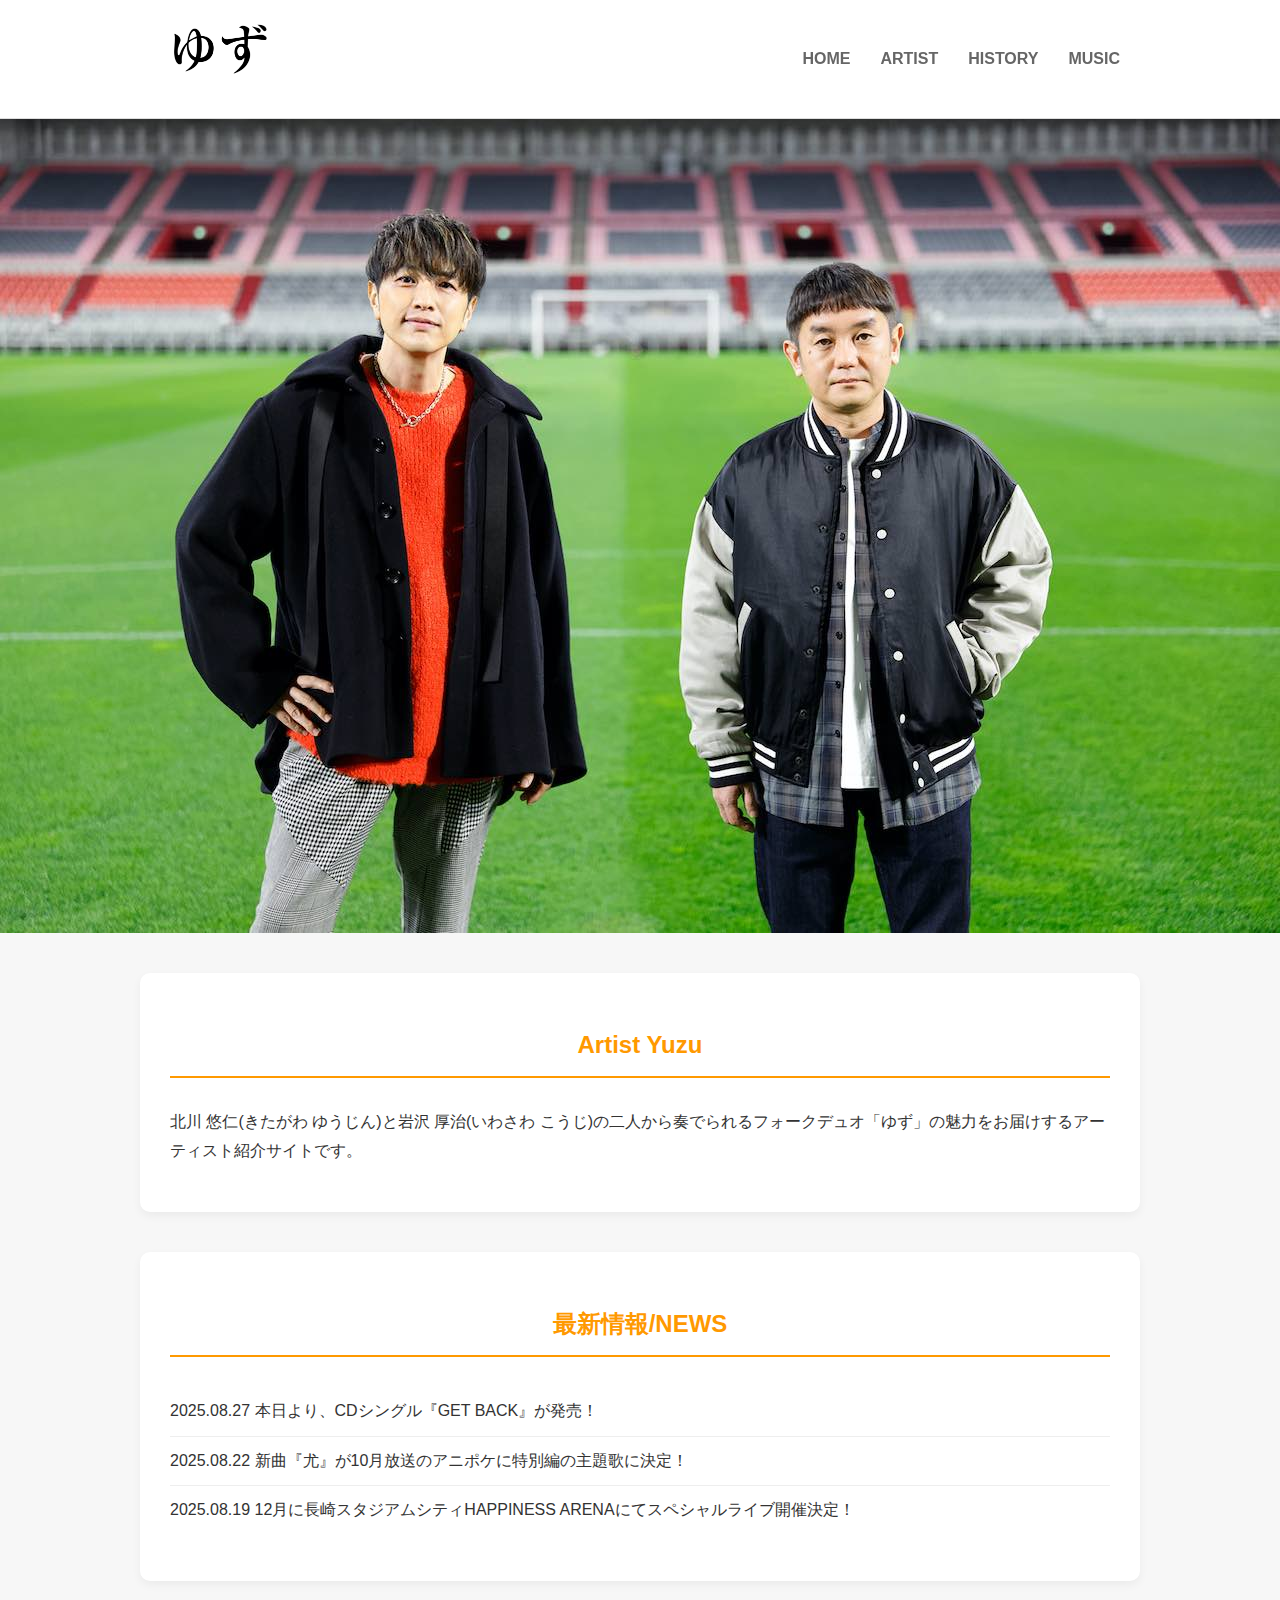
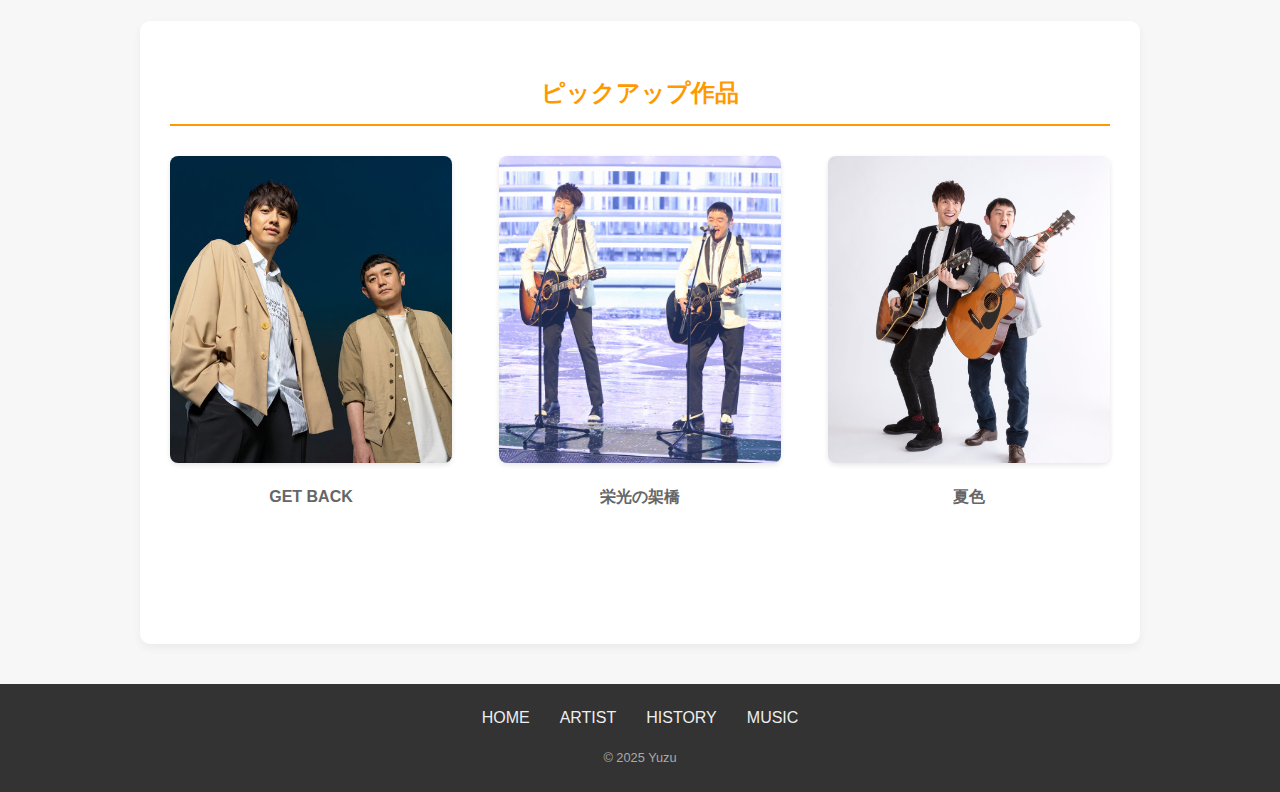
<file: index.html>
<!DOCTYPE html>
<html lang="ja">
    <head>
        <meta charset="utf-8">
        <meta name="keywords" content="Yuzu,ゆず,ゆずの輪,ゆずっこ,栄光の架橋,夏色,ヒカレ,タッタ,getback,">
        <meta name="viewport" content="width=device-width, initial-scale=1.0">
        <title>ゆず アーティスト紹介サイト</title>
        <link rel="stylesheet" href="css/style.css">
    </head>

    <body>
        <header class="page-header">
            <div class="header_wrapper">
                <div class="header_logo">
                    <h1><a href="index.html"><img src="images/yuzu_img010.png" alt="ゆず"></a></h1>
                </div>
                <nav class="header_nav">
                    <ul>
                        <li><a href="index.html">HOME</a></li>
                        <li><a href="artist.html">ARTIST</a></li>
                        <li><a href="history.html">HISTORY</a></li>
                        <li><a href="music.html">MUSIC</a></li>
                    </ul>
                </nav>
            </div>
        </header>

        <div class="mainvisual">
            <img src="images/yuzu_img008.jpg" alt="ゆず メインビジュアル">
        </div>

        <main class="main_contents">
            <section class="intro_section">
                <h2>Artist Yuzu</h2>
                <p>北川 悠仁(きたがわ ゆうじん)と岩沢 厚治(いわさわ こうじ)の二人から奏でられるフォークデュオ「ゆず」の魅力をお届けするアーティスト紹介サイトです。</p>
            </section>

            <section class="news_section">
                <h2>最新情報/NEWS</h2>
                <ul>
                    <li><time datetime="2025-08-27">2025.08.27</time> 本日より、CDシングル『GET BACK』が発売！</li>
                    <li><time datetime="2025-08-22">2025.08.22</time> 新曲『尤』が10月放送のアニポケに特別編の主題歌に決定！</li>
                    <li><time datetime="2025-08-19">2025.08.19</time> 12月に長崎スタジアムシティHAPPINESS ARENAにてスペシャルライブ開催決定！</li>
                </ul>
            </section>
            
            <section class="discography_section">
                <h2>ピックアップ作品</h2>
                <div class="discography_items">
                    <div class="discography_item">
                        <a href="music.html">
                            <img src="images/yuzu_img003.jpg" alt="GET BACK">
                            <h3>GET BACK</h3>
                        </a>
                    </div>
                    <div class="discography_item">
                        <a href="music.html">
                            <img src="images/yuzu_img006.jpg" alt="栄光の架橋">
                            <h3>栄光の架橋</h3>
                        </a>
                    </div>
                    <div class="discography_item">
                        <a href="music.html">
                            <img src="images/yuzu_img002.jpg" alt="夏色">
                            <h3>夏色</h3>
                        </a>
                    </div>
                </div>
            </section>
        </main>

        <footer class="page-footer">
            <div class="footer_nav">
                <ul>
                    <li><a href="index.html">HOME</a></li>
                    <li><a href="artist.html">ARTIST</a></li>
                    <li><a href="history.html">HISTORY</a></li>
                    <li><a href="music.html">MUSIC</a></li>
                </ul>
            </div>
            <div class="copyright">
                <small>&copy; 2025 Yuzu</small>
            </div>
        </footer>
    </body>
</html>
</file>
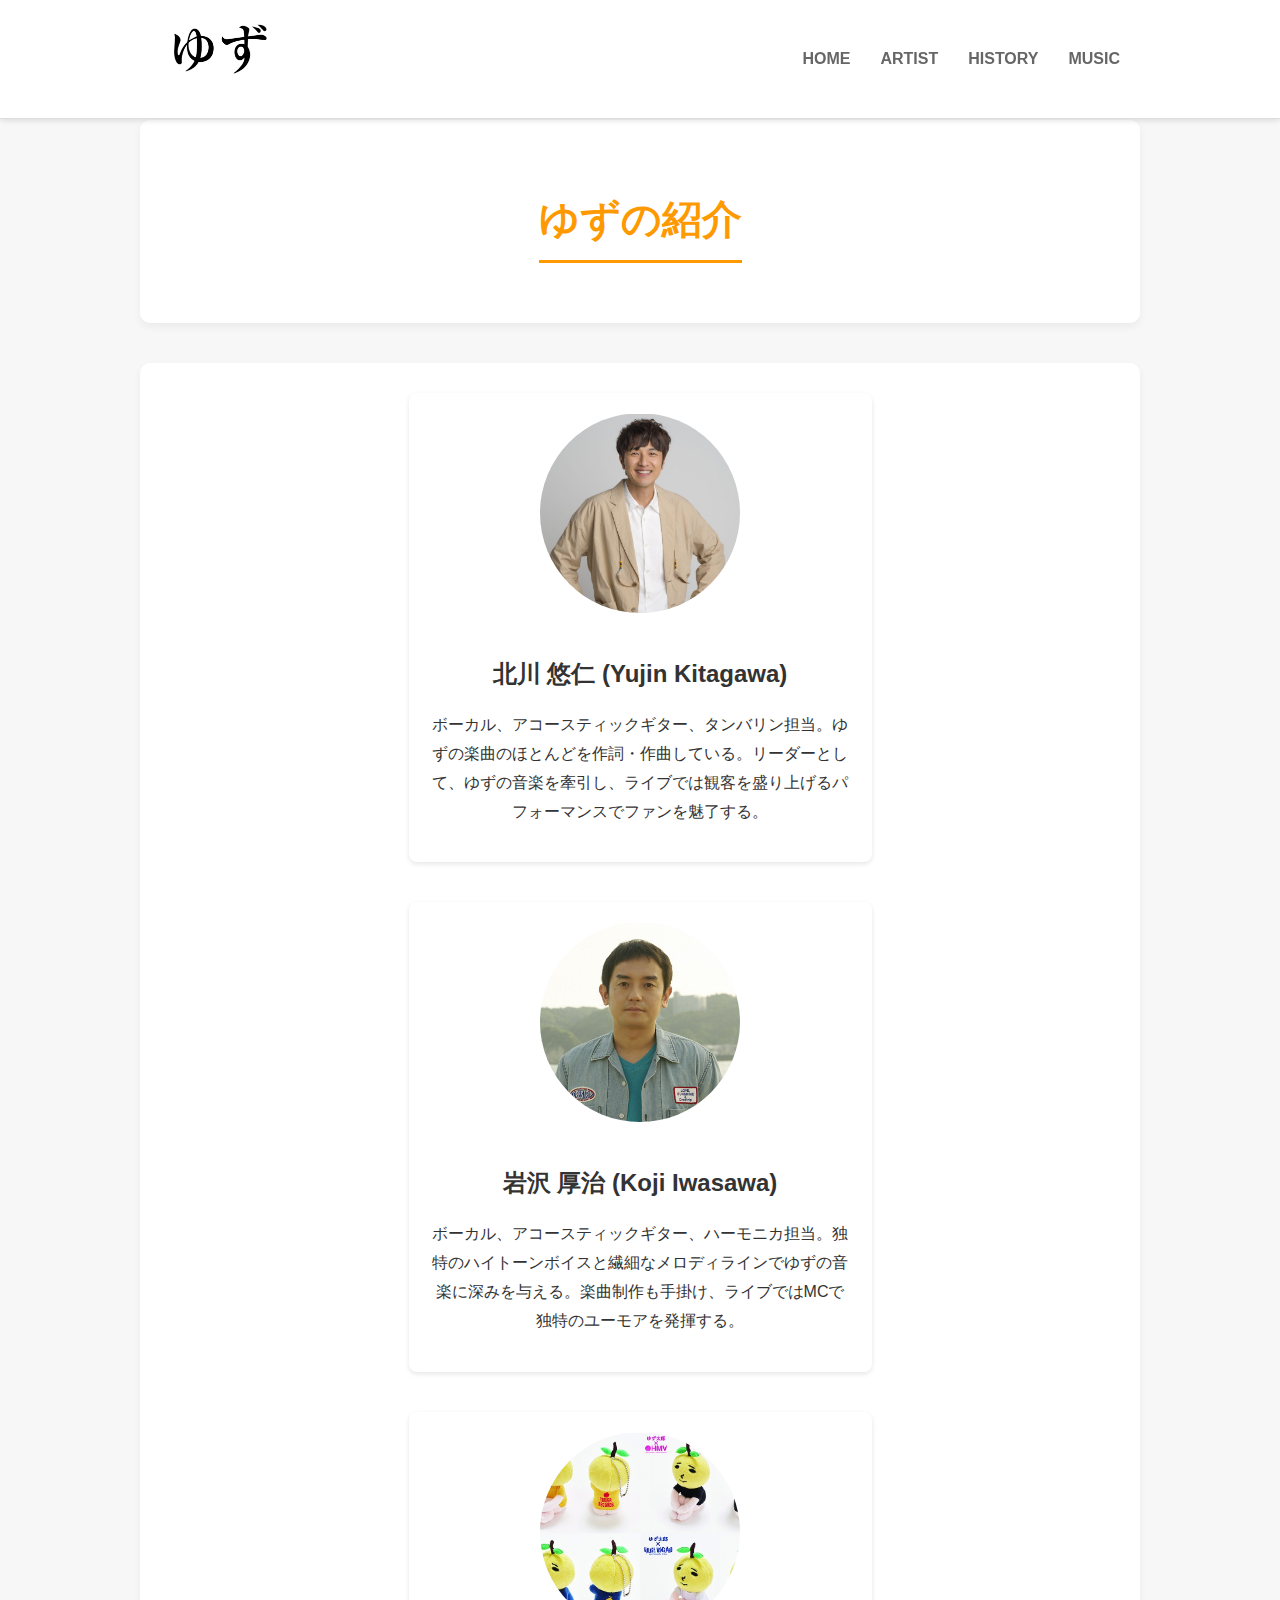
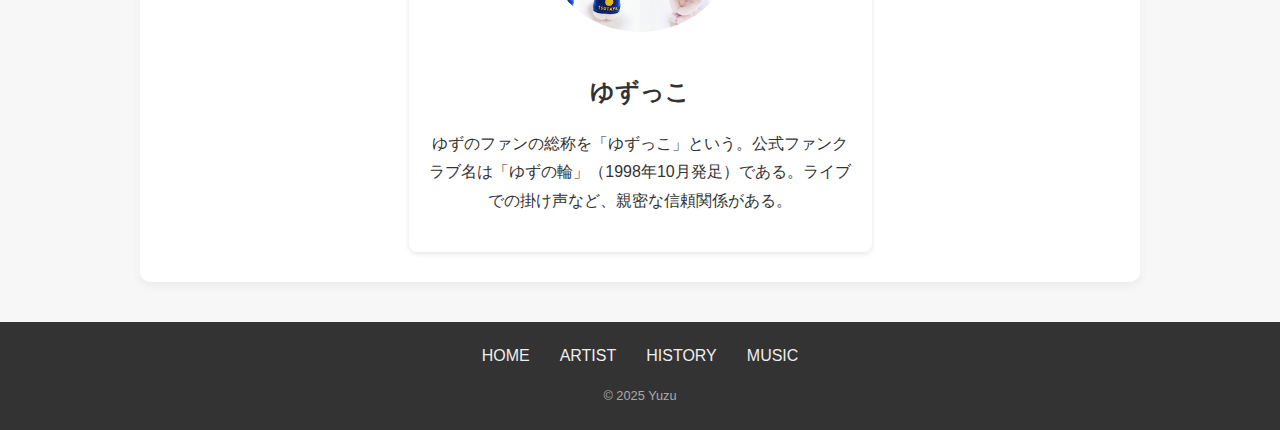
<file: artist.html>
<!DOCTYPE html>
<html lang="ja">
    <head>
        <meta charset="UTF-8">
        <meta name="viewport" content="width=device-width, initial-scale=1.0">
        <title>ARTIST | ゆず アーティスト紹介サイト</title>
        <link rel="stylesheet" href="css/style.css">
    </head>

    <body>
        <header class="page-header">
            <div class="header_wrapper">
                <div class="header_logo">
                    <h1><a href="index.html"><img src="images/yuzu_img010.png" alt="ゆず"></a></h1>
                </div>
                <nav class="header_nav">
                    <ul>
                        <li><a href="index.html">HOME</a></li>
                        <li><a href="artist.html">ARTIST</a></li>
                        <li><a href="history.html">HISTORY</a></li>
                        <li><a href="music.html">MUSIC</a></li>
                    </ul>
                </nav>
            </div>
        </header>

        <main class="main_contents">
            <section class="page_title">
                <h2>ゆずの紹介</h2>
            </section>

            <section class="artist_profile">
                <div class="profile_item">
                    <img src="images/yuzu_img004.jpg" alt="北川悠仁">
                    <h3>北川 悠仁 (Yujin Kitagawa)</h3>
                    <p>ボーカル、アコースティックギター、タンバリン担当。ゆずの楽曲のほとんどを作詞・作曲している。リーダーとして、ゆずの音楽を牽引し、ライブでは観客を盛り上げるパフォーマンスでファンを魅了する。</p>
                </div>
                <div class="profile_item">
                    <img src="images/yuzu_img005.jpg" alt="岩沢厚治">
                    <h3>岩沢 厚治 (Koji Iwasawa)</h3>
                    <p>ボーカル、アコースティックギター、ハーモニカ担当。独特のハイトーンボイスと繊細なメロディラインでゆずの音楽に深みを与える。楽曲制作も手掛け、ライブではMCで独特のユーモアを発揮する。</p>
                </div>
                <div class="profile_item">
                    <img src="images/yuzu_img007.jpg" alt="ゆずっこ">
                    <h3>ゆずっこ</h3>
                    <p>ゆずのファンの総称を「ゆずっこ」という。公式ファンクラブ名は「ゆずの輪」（1998年10月発足）である。ライブでの掛け声など、親密な信頼関係がある。</p>
                </div>
            </section>
        </main>

        <footer class="page-footer">
            <div class="footer_nav">
                <ul>
                    <li><a href="index.html">HOME</a></li>
                    <li><a href="artist.html">ARTIST</a></li>
                    <li><a href="history.html">HISTORY</a></li>
                    <li><a href="music.html">MUSIC</a></li>
                </ul>
            </div>
            <div class="copyright">
                <small>&copy; 2025 Yuzu</small>
            </div>
        </footer>
    </body>
</html>
</file>
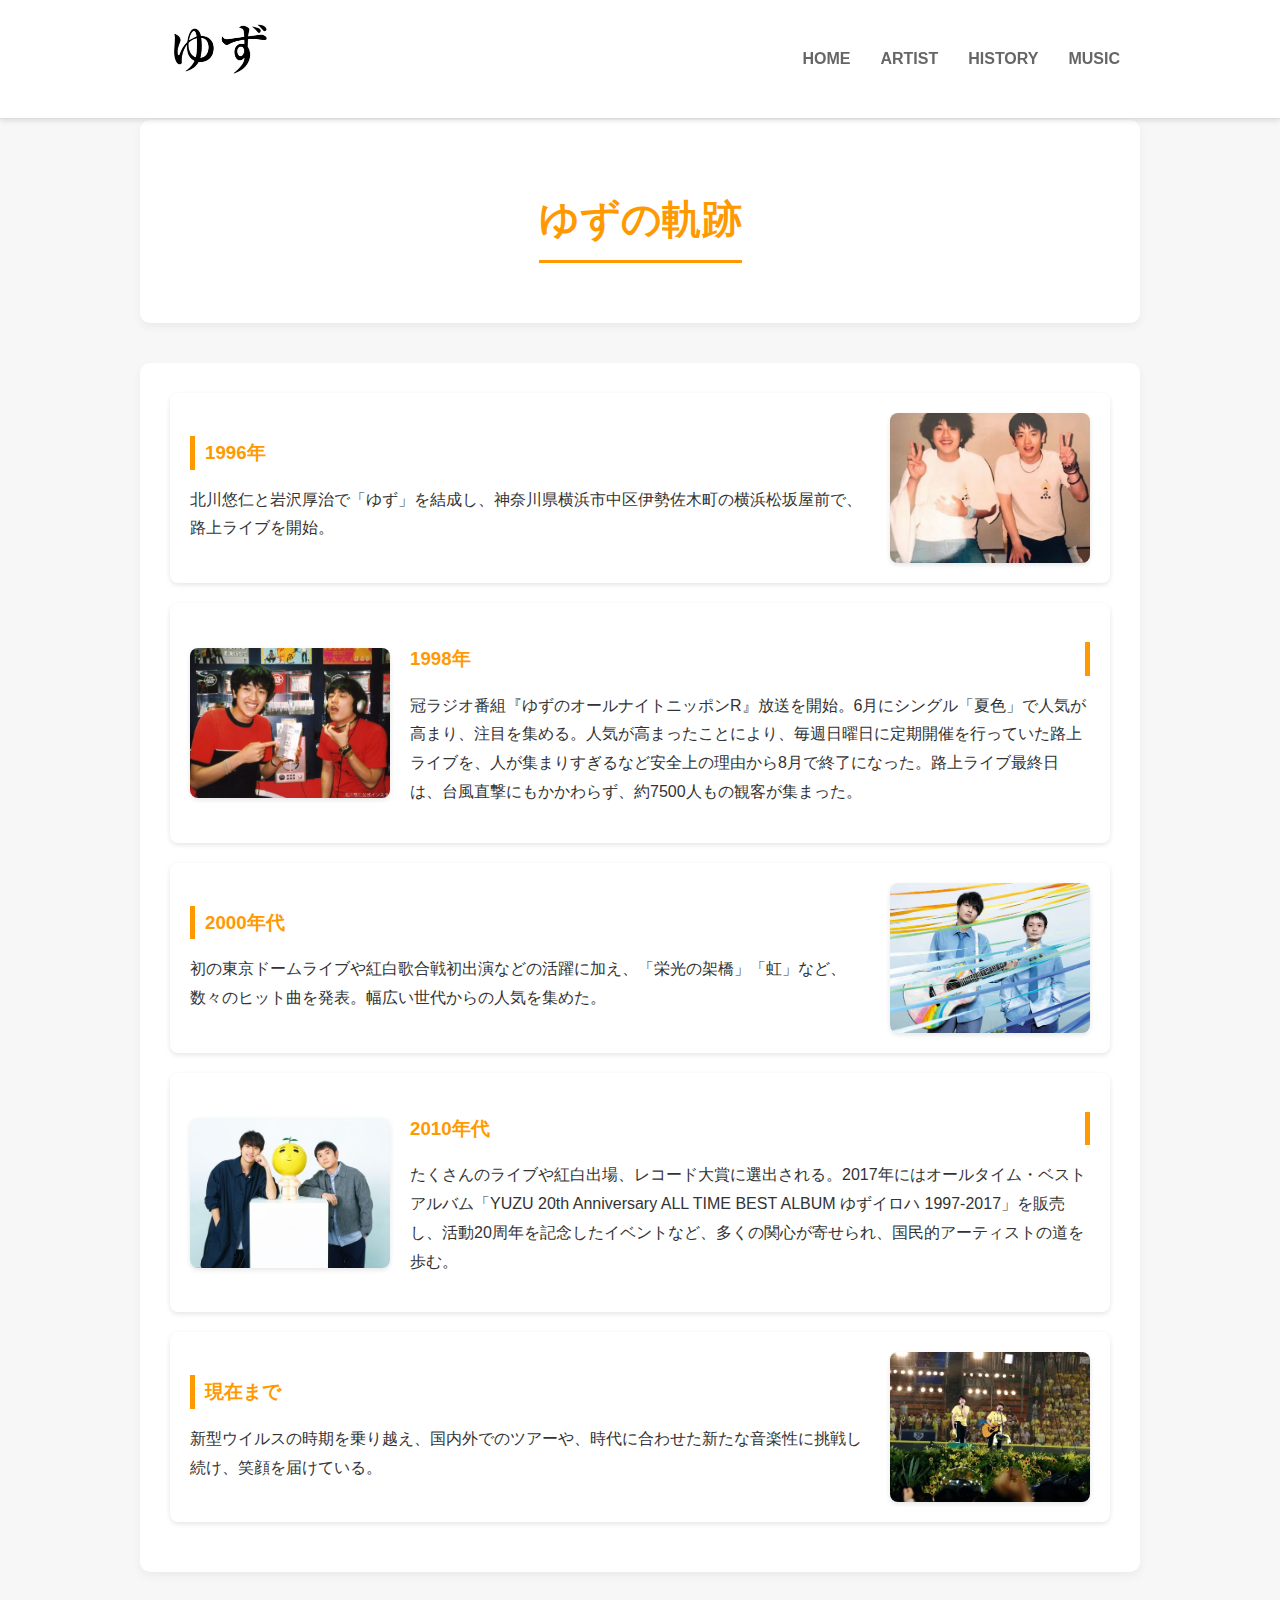
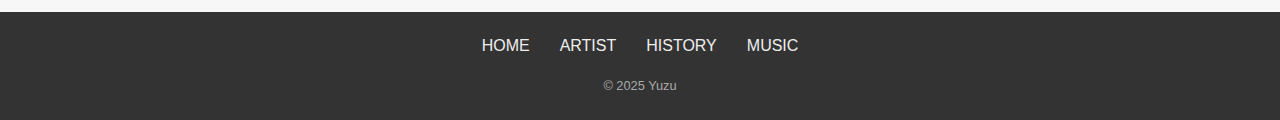
<file: history.html>
<!DOCTYPE html>
<html lang="ja">
    <head>
        <meta charset="UTF-8">
        <meta name="viewport" content="width=device-width, initial-scale=1.0">
        <title>HISTORY | ゆず アーティスト紹介サイト</title>
        <link rel="stylesheet" href="css/style.css">
    </head>

    <body>
        <header class="page-header">
            <div class="header_wrapper">
                <div class="header_logo">
                    <h1><a href="index.html"><img src="images/yuzu_img010.png" alt="ゆず"></a></h1>
                </div>
                <nav class="header_nav">
                    <ul>
                        <li><a href="index.html">HOME</a></li>
                        <li><a href="artist.html">ARTIST</a></li>
                        <li><a href="history.html">HISTORY</a></li>
                        <li><a href="music.html">MUSIC</a></li>
                    </ul>
                </nav>
            </div>
        </header>

        <main class="main_contents">
            <section class="page_title">
                <h2>ゆずの軌跡</h2>
            </section>

            <section class="history_section">
                <div class="history_item">
                    <div class="history_content">
                        <h3>1996年</h3>
                        <p>北川悠仁と岩沢厚治で「ゆず」を結成し、神奈川県横浜市中区伊勢佐木町の横浜松坂屋前で、路上ライブを開始。</p>
                    </div>
                    <div class="history_image">
                        <img src="images/yuzu_img011.jpg" alt="路上ライブ時代の写真">
                    </div>
                </div>
                <div class="history_item reverse">
                    <div class="history_content">
                        <h3>1998年</h3>
                        <p>冠ラジオ番組『ゆずのオールナイトニッポンR』放送を開始。6月にシングル「夏色」で人気が高まり、注目を集める。人気が高まったことにより、毎週日曜日に定期開催を行っていた路上ライブを、人が集まりすぎるなど安全上の理由から8月で終了になった。路上ライブ最終日は、台風直撃にもかかわらず、約7500人もの観客が集まった。</p>
                    </div>
                    <div class="history_image">
                        <img src="images/yuzu_img012.jpg" alt="夏色リリース時の写真">
                    </div>
                </div>
                <div class="history_item">
                    <div class="history_content">
                        <h3>2000年代</h3>
                        <p>初の東京ドームライブや紅白歌合戦初出演などの活躍に加え、「栄光の架橋」「虹」など、数々のヒット曲を発表。幅広い世代からの人気を集めた。</p>
                    </div>
                    <div class="history_image">
                        <img src="images/yuzu_img013.jpg" alt="栄光の架橋などの写真">
                    </div>
                </div>
                <div class="history_item reverse">
                    <div class="history_content">
                        <h3>2010年代</h3>
                        <p>たくさんのライブや紅白出場、レコード大賞に選出される。2017年にはオールタイム・ベストアルバム「YUZU 20th Anniversary ALL TIME BEST ALBUM ゆずイロハ 1997-2017」を販売し、活動20周年を記念したイベントなど、多くの関心が寄せられ、国民的アーティストの道を歩む。</p>
                    </div>
                    <div class="history_image">
                        <img src="images/yuzu_img009.jpg" alt="ゆず一家のジャケット写真">
                    </div>
                </div>
                <div class="history_item">
                    <div class="history_content">
                        <h3>現在まで</h3>
                        <p>新型ウイルスの時期を乗り越え、国内外でのツアーや、時代に合わせた新たな音楽性に挑戦し続け、笑顔を届けている。</p>
                    </div>
                    <div class="history_image">
                        <img src="images/yuzu_img014.jpg" alt="最新ライブの写真">
                    </div>
                </div>
            </section>
        </main>

        <footer class="page-footer">
            <div class="footer_nav">
                <ul>
                    <li><a href="index.html">HOME</a></li>
                    <li><a href="artist.html">ARTIST</a></li>
                    <li><a href="history.html">HISTORY</a></li>
                    <li><a href="music.html">MUSIC</a></li>
                </ul>
            </div>
            <div class="copyright">
                <small>&copy; 2025 Yuzu</small>
            </div>
        </footer>
    </body>
</html>
</file>
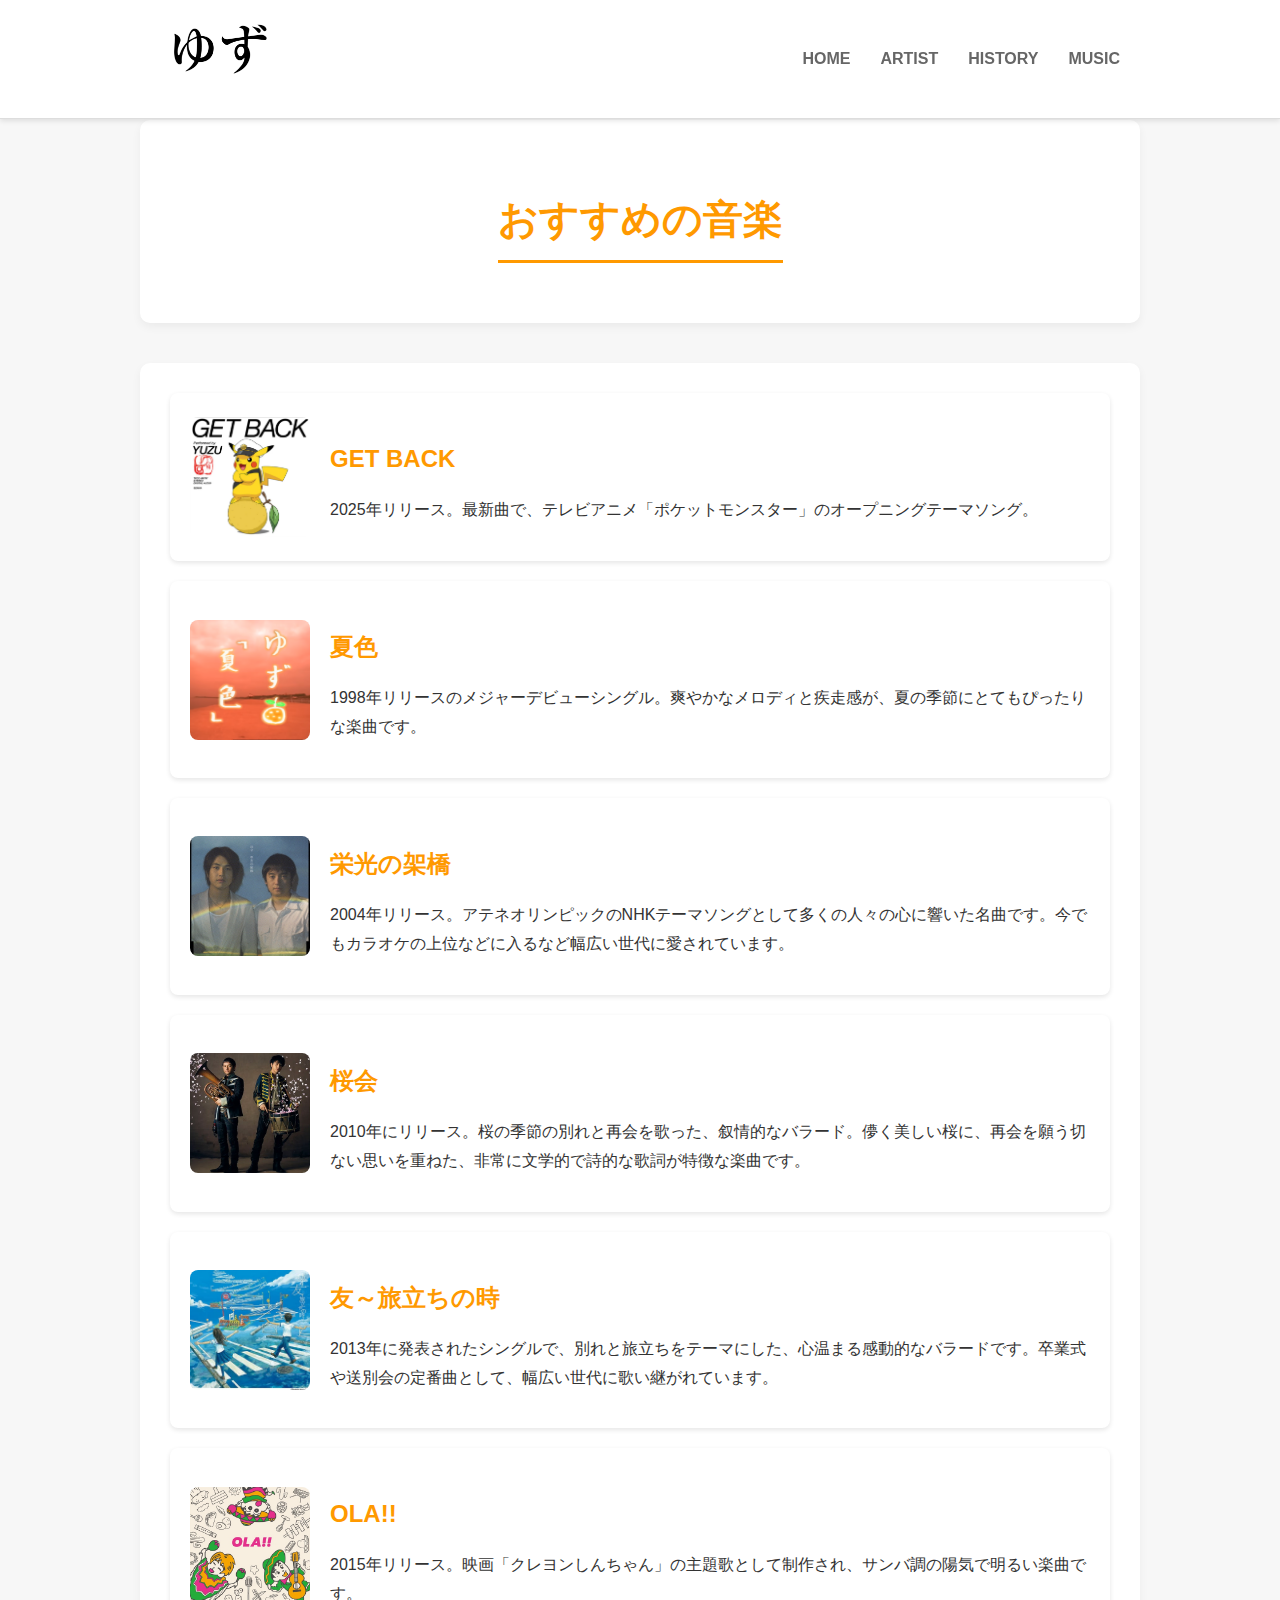
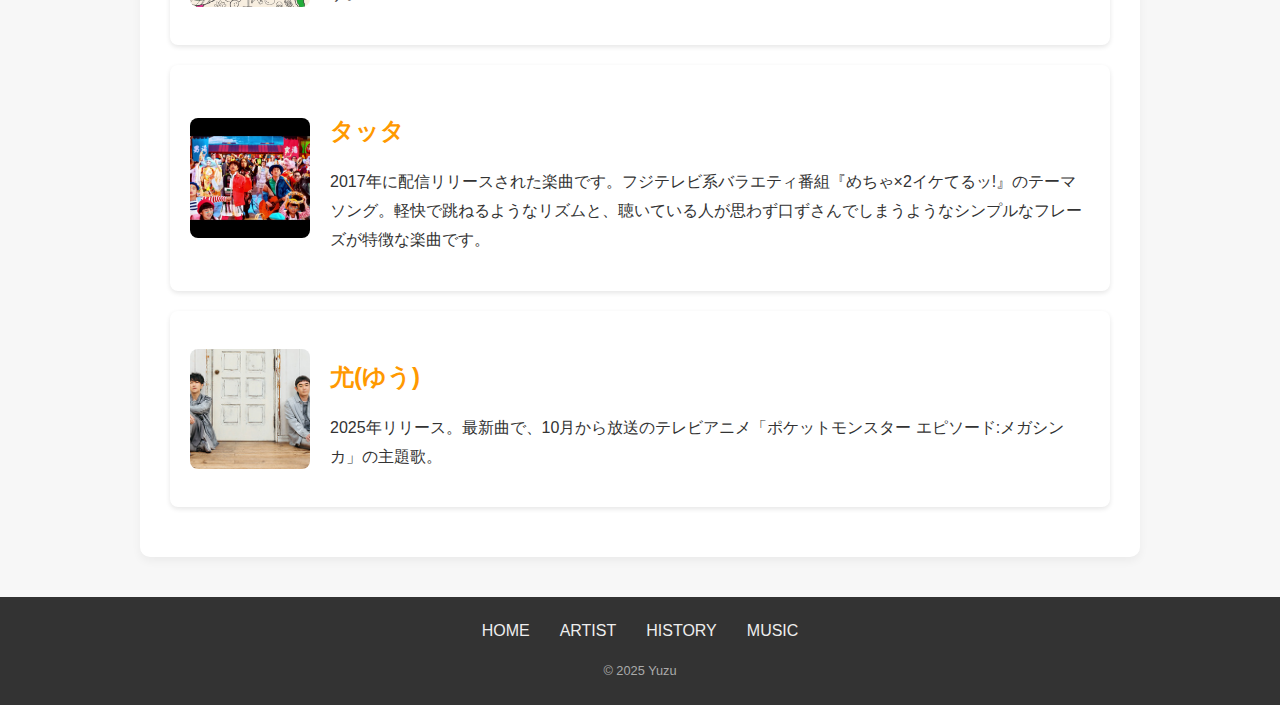
<file: music.html>
<!DOCTYPE html>
<html lang="ja">
    <head>
        <meta charset="UTF-8">
        <meta name="viewport" content="width=device-width, initial-scale=1.0">
        <title>MUSIC | ゆず アーティスト紹介サイト</title>
        <link rel="stylesheet" href="css/style.css">
    </head>

    <body>
        <header class="page-header">
            <div class="header_wrapper">
                <div class="header_logo">
                    <h1><a href="index.html"><img src="images/yuzu_img010.png" alt="ゆず"></a></h1>
                </div>
                <nav class="header_nav">
                    <ul>
                        <li><a href="index.html">HOME</a></li>
                        <li><a href="artist.html">ARTIST</a></li>
                        <li><a href="history.html">HISTORY</a></li>
                        <li><a href="music.html">MUSIC</a></li>
                    </ul>
                </nav>
            </div>
        </header>

        <main class="main_contents">
            <section class="page_title">
                <h2>おすすめの音楽</h2>
            </section>

            <section class="music_list">
                <div class="music_item">
                    <img src="images/yuzu_img020.png" alt="GET BACK">
                    <div class="music_info">
                        <h3>GET BACK</h3>
                        <p>2025年リリース。最新曲で、テレビアニメ「ポケットモンスター」のオープニングテーマソング。</p>
                    </div>
                </div>
                <div class="music_item">
                    <img src="images/yuzu_img017.png" alt="夏色">
                    <div class="music_info">
                        <h3>夏色</h3>
                        <p>1998年リリースのメジャーデビューシングル。爽やかなメロディと疾走感が、夏の季節にとてもぴったりな楽曲です。</p>
                    </div>
                </div>
                <div class="music_item">
                    <img src="images/yuzu_img015.jpg" alt="栄光の架橋">
                    <div class="music_info">
                        <h3>栄光の架橋</h3>
                        <p>2004年リリース。アテネオリンピックのNHKテーマソングとして多くの人々の心に響いた名曲です。今でもカラオケの上位などに入るなど幅広い世代に愛されています。</p>
                    </div>
                </div>
                <div class="music_item">
                    <img src="images/yuzu_img021.jpg" alt="桜会">
                    <div class="music_info">
                        <h3>桜会</h3>
                        <p>2010年にリリース。桜の季節の別れと再会を歌った、叙情的なバラード。儚く美しい桜に、再会を願う切ない思いを重ねた、非常に文学的で詩的な歌詞が特徴な楽曲です。</p>
                    </div>
                </div>
                <div class="music_item">
                    <img src="images/yuzu_img022.jpg" alt="友～旅立ちの時">
                    <div class="music_info">
                        <h3>友～旅立ちの時</h3>
                        <p>2013年に発表されたシングルで、別れと旅立ちをテーマにした、心温まる感動的なバラードです。卒業式や送別会の定番曲として、幅広い世代に歌い継がれています。</p>
                    </div>
                </div>
                <div class="music_item">
                    <img src="images/yuzu_img019.jpg" alt="OLA!!">
                    <div class="music_info">
                        <h3>OLA!!</h3>
                        <p>2015年リリース。映画「クレヨンしんちゃん」の主題歌として制作され、サンバ調の陽気で明るい楽曲です。</p>
                    </div>
                </div>
                <div class="music_item">
                    <img src="images/yuzu_img018.jpg" alt="タッタ">
                    <div class="music_info">
                        <h3>タッタ</h3>
                        <p>2017年に配信リリースされた楽曲です。フジテレビ系バラエティ番組『めちゃ×2イケてるッ!』のテーマソング。軽快で跳ねるようなリズムと、聴いている人が思わず口ずさんでしまうようなシンプルなフレーズが特徴な楽曲です。</p>
                    </div>
                </div>
                <div class="music_item">
                    <img src="images/yuzu_img016.jpg" alt="尤">
                    <div class="music_info">
                        <h3>尤(ゆう)</h3>
                        <p>2025年リリース。最新曲で、10月から放送のテレビアニメ「ポケットモンスター エピソード:メガシンカ」の主題歌。</p>
                    </div>
                </div>
            </section>
        </main>

        <footer class="page-footer">
            <div class="footer_nav">
                <ul>
                    <li><a href="index.html">HOME</a></li>
                    <li><a href="artist.html">ARTIST</a></li>
                    <li><a href="history.html">HISTORY</a></li>
                    <li><a href="music.html">MUSIC</a></li>
                </ul>
            </div>
            <div class="copyright">
                <small>&copy; 2025 Yuzu</small>
            </div>
        </footer>
    </body>
</html>
</file>
<file: css/style.css>
/* 基本設定 */
body {
    font-family: 'Yu Gothic', '游ゴシック', 'Hiragino Kaku Gothic ProN', sans-serif;
    background-color: #f7f7f7;
    color: #333;
    line-height: 1.8;
    margin: 0;
    padding-top: 80px;
}


/* ヘッダー */
.page-header {
    background-color: #ffffff;
    border-bottom: 1px solid #ddd;
    box-shadow: 0 2px 5px rgba(0,0,0,0.1);
    position: fixed;
    top: 0;
    left: 0;
    width: 100%;
    z-index: 999;
}


.header_wrapper {
    max-width: 960px;
    margin: 0 auto;
    display: flex;
    justify-content: space-between;
    align-items: center;
    padding: 15px 20px;
}

.header_logo h1 {
    margin: 0;
}
.header_logo img{
    width: 25%;

}

.header_logo a {
    color: #ff9900;
    text-decoration: none;
}

.header_nav ul {
    display: flex;
    list-style: none;
    margin: 0;
    padding: 0;
}

.header_nav li {
    margin-left: 30px;
}

.header_nav a {
    color: #666;
    text-decoration: none;
    font-weight: bold;
    transition: color 0.3s;
}

.header_nav a:hover {
    color: #ff9900;
}

/* メインビジュアル */
.mainvisual {
    width: 100%;
    overflow: hidden;
}

.mainvisual img {
    width: 100%;
    height: auto;
    display: block;
}

/* メインコンテンツ */
.main_contents {
    max-width: 1000px;
    margin: 40px auto;
    padding: 0 20px;
}

.main_contents section {
    background-color: #fff;
    padding: 30px;
    margin-bottom: 40px;
    border-radius: 10px;
    box-shadow: 0 4px 10px rgba(0,0,0,0.05);
}

h2 {
    color: #ff9900;
    text-align: center;
    border-bottom: 2px solid #ff9900;
    padding-bottom: 10px;
    margin-bottom: 30px;
}

/* ニュースセクション */
.news_section ul {
    list-style: none;
    padding: 0;
}

.news_section li {
    padding: 10px 0;
    border-bottom: 1px solid #eee;
}

.news_section li:last-child {
    border-bottom: none;
}

/* ピックアップ作品セクション */
.discography_items {
    display: flex;
    justify-content: space-between;
    flex-wrap: wrap;
}

.discography_item {
    width: 30%;
    text-align: center;
    margin-bottom: 20px;
}

.discography_item img {
    width: 100%;
    height: 70%;
    border-radius: 8px;
    box-shadow: 0 2px 5px rgba(0,0,0,0.1);
    transition: transform 0.3s;
    object-fit: cover;
}

.discography_item a:hover img {
    transform: translateY(-5px);
}

.discography_item h3 {
    font-size: 1em;
    color: #666;
    margin-top: 10px;
}

.discography_item a {
    text-decoration: none;
}

/* フッター */
.page-footer {
    background-color: #333;
    color: #eee;
    padding: 20px 0;
    text-align: center;
}

.footer_nav ul {
    list-style: none;
    margin: 0;
    padding: 0;
    display: flex;
    justify-content: center;
    margin-bottom: 10px;
}

.footer_nav li {
    margin: 0 15px;
}

.footer_nav a {
    color: #eee;
    text-decoration: none;
    transition: color 0.3s;
}

.footer_nav a:hover {
    color: #ff9900;
}

.copyright small {
    font-size: 0.8em;
    color: #aaa;
}

/* history.html と artist.html の共通スタイル */
.page_title {
    text-align: center;
    padding: 20px 0;
}

.page_title h2 {
    font-size: 2.5em;
    color: #ff9900;
    border-bottom: 3px solid #ff9900;
    display: inline-block;
    padding-bottom: 5px;
}

/* history.html スタイル */
.history_section {
    padding: 20px 0;
}

.history_item {
    display: flex;
    align-items: center;
    background-color: #fff;
    padding: 20px;
    margin-bottom: 20px;
    border-radius: 8px;
    box-shadow: 0 2px 5px rgba(0,0,0,0.1);
}

.history_item.reverse {
    flex-direction: row-reverse;
}

.history_content {
    flex: 1;
    padding-right: 20px;
}

.history_item.reverse .history_content {
    padding-left: 20px;
    padding-right: 0;
}

.history_image {
    width: 200px;
    height: 150px;
    overflow: hidden;
    border-radius: 8px;
    box-shadow: 0 2px 5px rgba(0,0,0,0.1);
    flex-shrink: 0;
}

.history_image img {
    width: 100%;
    height: 100%;
    object-fit: cover;
}

.history_item h3 {
    color: #ff9900;
    border-left: 5px solid #ff9900;
    padding-left: 10px;
    margin-bottom: 15px;
}

.history_item.reverse h3 {
    border-left: none;
    border-right: 5px solid #ff9900;
    padding-left: 0;
    padding-right: 10px;
}


/* artist.html スタイル */
.artist_profile {
    display: flex;
    justify-content: center;
    gap: 40px;
    flex-wrap: wrap;
}

.profile_item {
    text-align: center;
    background-color: #fff;
    padding: 20px;
    border-radius: 8px;
    box-shadow: 0 2px 5px rgba(0,0,0,0.1);
    width: 45%;
}

.profile_item img {
    width: 200px;
    height: 200px;
    border-radius: 50%;
    object-fit: cover;
    margin-bottom: 5px;
    object-position: center 1px;
}

.profile_item h3 {
    color: #333;
    font-size: 1.5em;
    margin-bottom: 5px;
}

/* music.html スタイル */
.music_list .music_item {
    display: flex;
    align-items: center;
    gap: 20px;
    background-color: #fff;
    padding: 20px;
    margin-bottom: 20px;
    border-radius: 8px;
    box-shadow: 0 2px 5px rgba(0,0,0,0.1);
}

.music_list .music_item img {
    width: 120px;
    height: 120px;
    object-fit: cover;
    border-radius: 8px;
    flex-shrink: 0;
}

.music_list .music_item h3 {
    color: #ff9900;
    font-size: 1.5em;
    margin-bottom: 10px;
}

.music_info {
    flex: 1;
}
</file>
